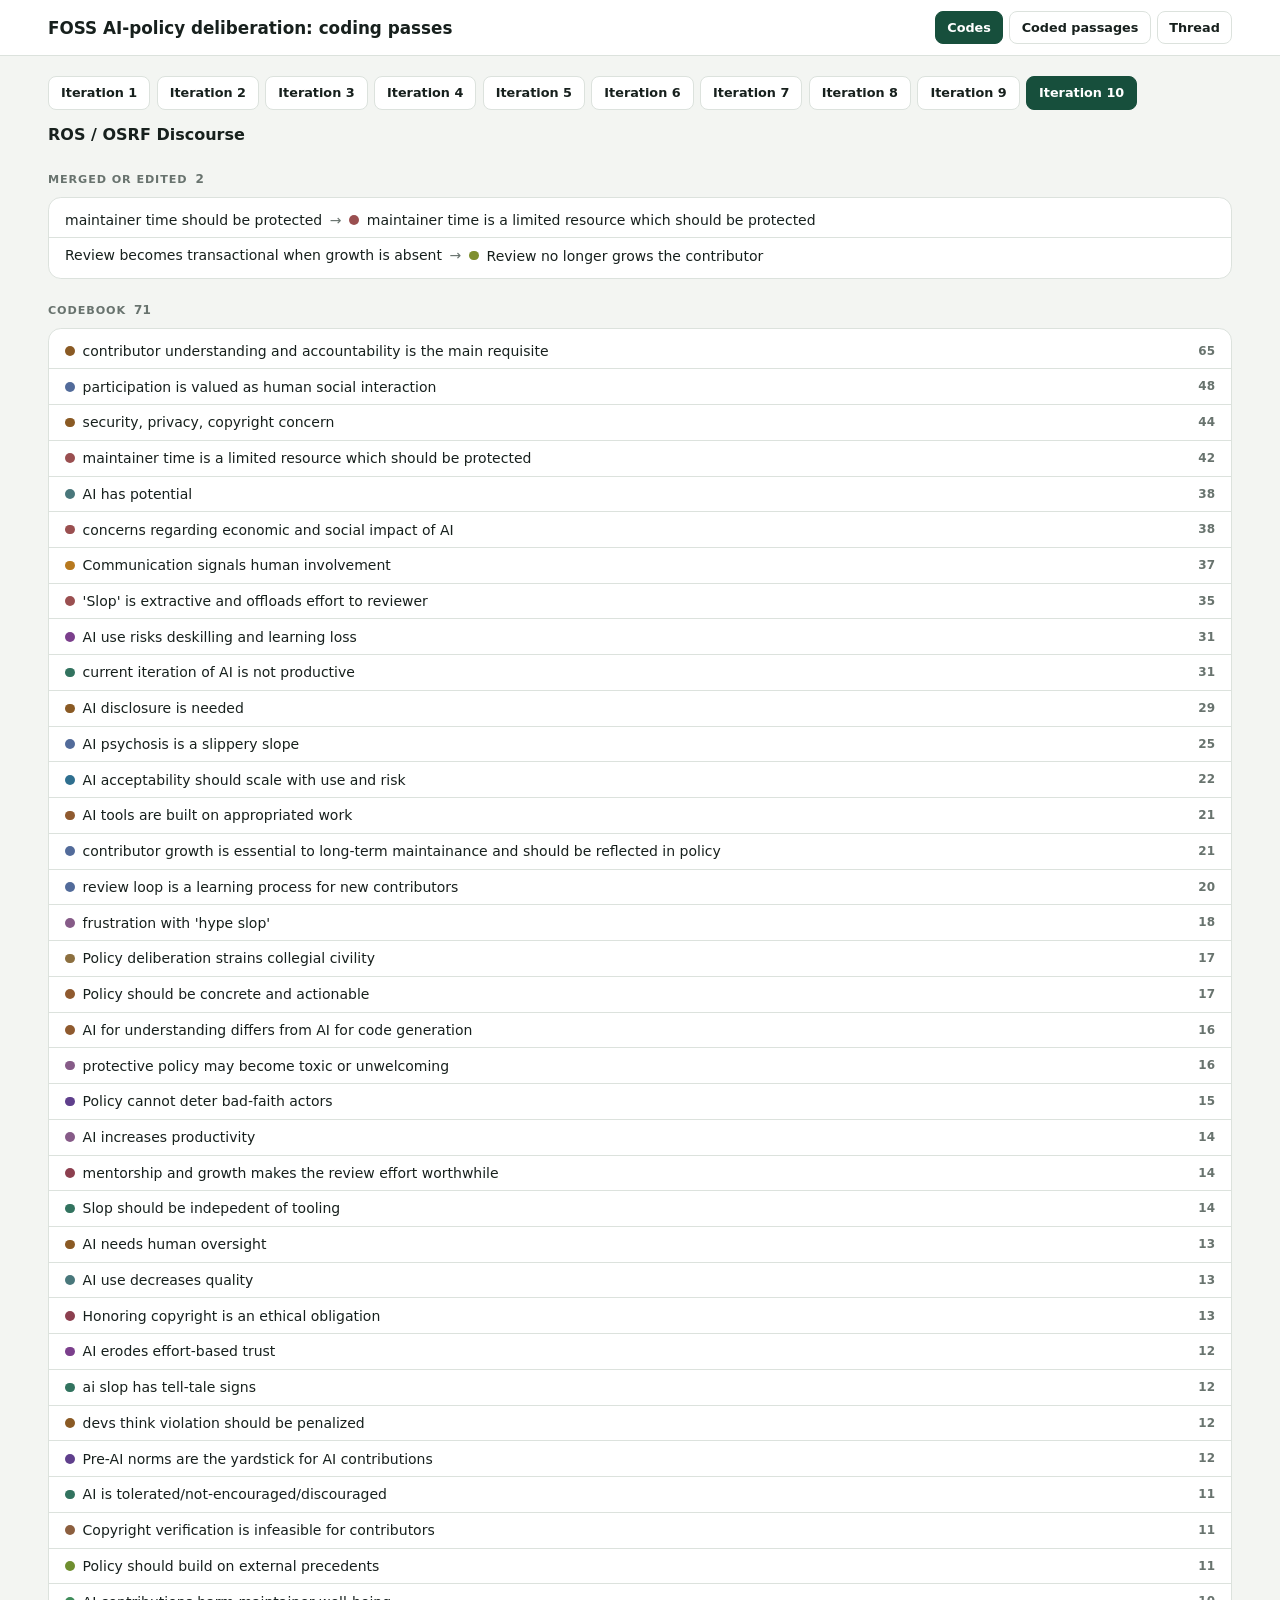
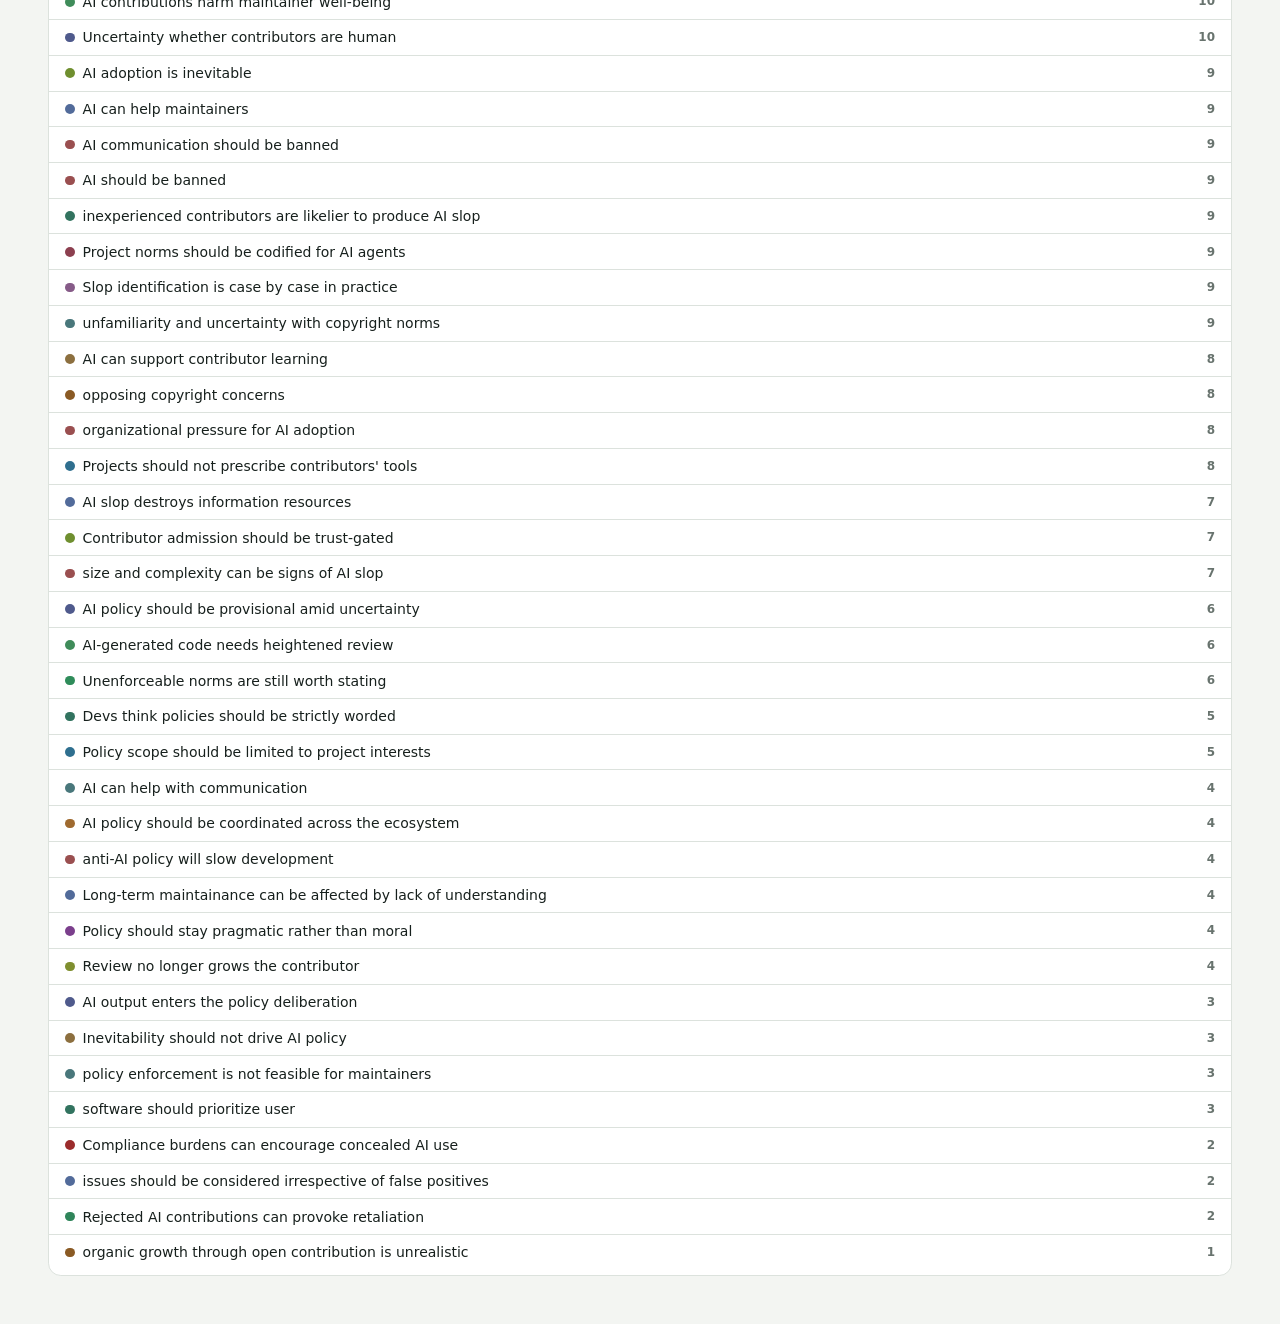
<file: index.html>
<!doctype html>
<html lang="en"><head><meta charset="utf-8"><meta name="viewport" content="width=device-width, initial-scale=1">
<title>Codes · Coding passes</title><link rel="stylesheet" href="assets/site.css"></head>
<body data-page="overview">
<header><div class="bar"><h1 data-title></h1>
<nav><a href="index.html" data-page="overview">Codes</a><a href="segments.html" data-page="segments">Coded passages</a><a href="thread.html" data-page="thread">Thread</a></nav></div></header>
<main><div id="content"></div></main>
<script src="data/site-data.js?v=202609291215520000"></script><script src="assets/site.js?v=202609291215520000"></script></body></html>
</file>
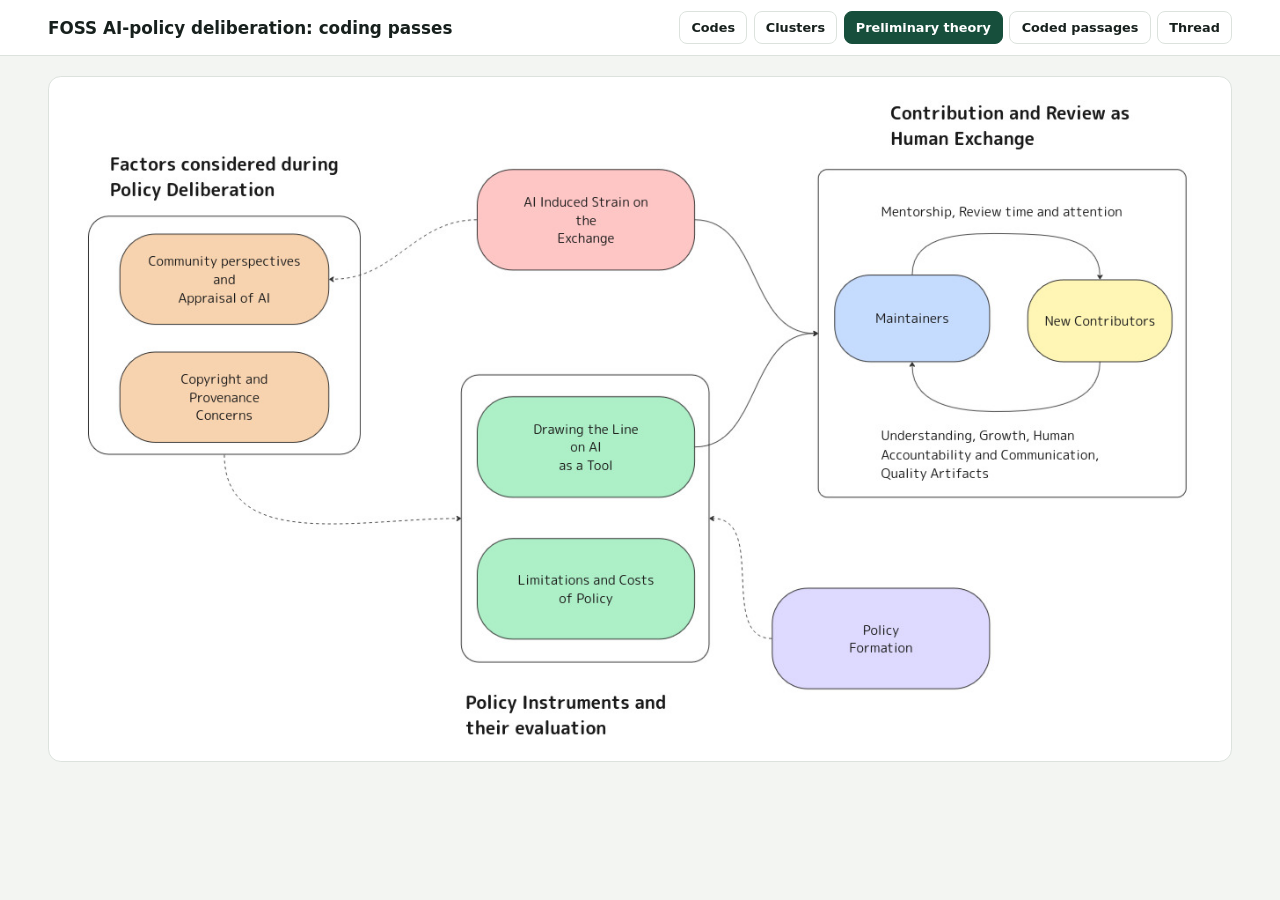
<file: theory.html>
<!doctype html>
<html lang="en"><head><meta charset="utf-8"><meta name="viewport" content="width=device-width, initial-scale=1">
<title>Preliminary theory · Coding passes</title><link rel="stylesheet" href="assets/site.css"></head>
<body data-page="theory">
<header><div class="bar"><h1 data-title></h1>
<nav><a href="index.html" data-page="overview">Codes</a><a href="clusters.html" data-page="clusters">Clusters</a><a href="theory.html" data-page="theory">Preliminary theory</a><a href="segments.html" data-page="segments">Coded passages</a><a href="thread.html" data-page="thread">Thread</a></nav></div></header>
<main class="theory">
  <figure class="panel diagram-img"><img src="assets/preliminary-theory.jpg" width="1321" height="756" alt="Preliminary theory: contribution and review as a human exchange between maintainers and new contributors; AI-induced strain on the exchange; factors considered during policy deliberation (community perspectives and appraisal of AI, copyright and provenance concerns); policy instruments and their evaluation (drawing the line on AI as a tool, limitations and costs of policy); and policy formation."></figure>
</main>
<script src="data/site-data.js?v=202610080517270000"></script><script src="assets/site.js?v=202610080517270000"></script></body></html>
</file>
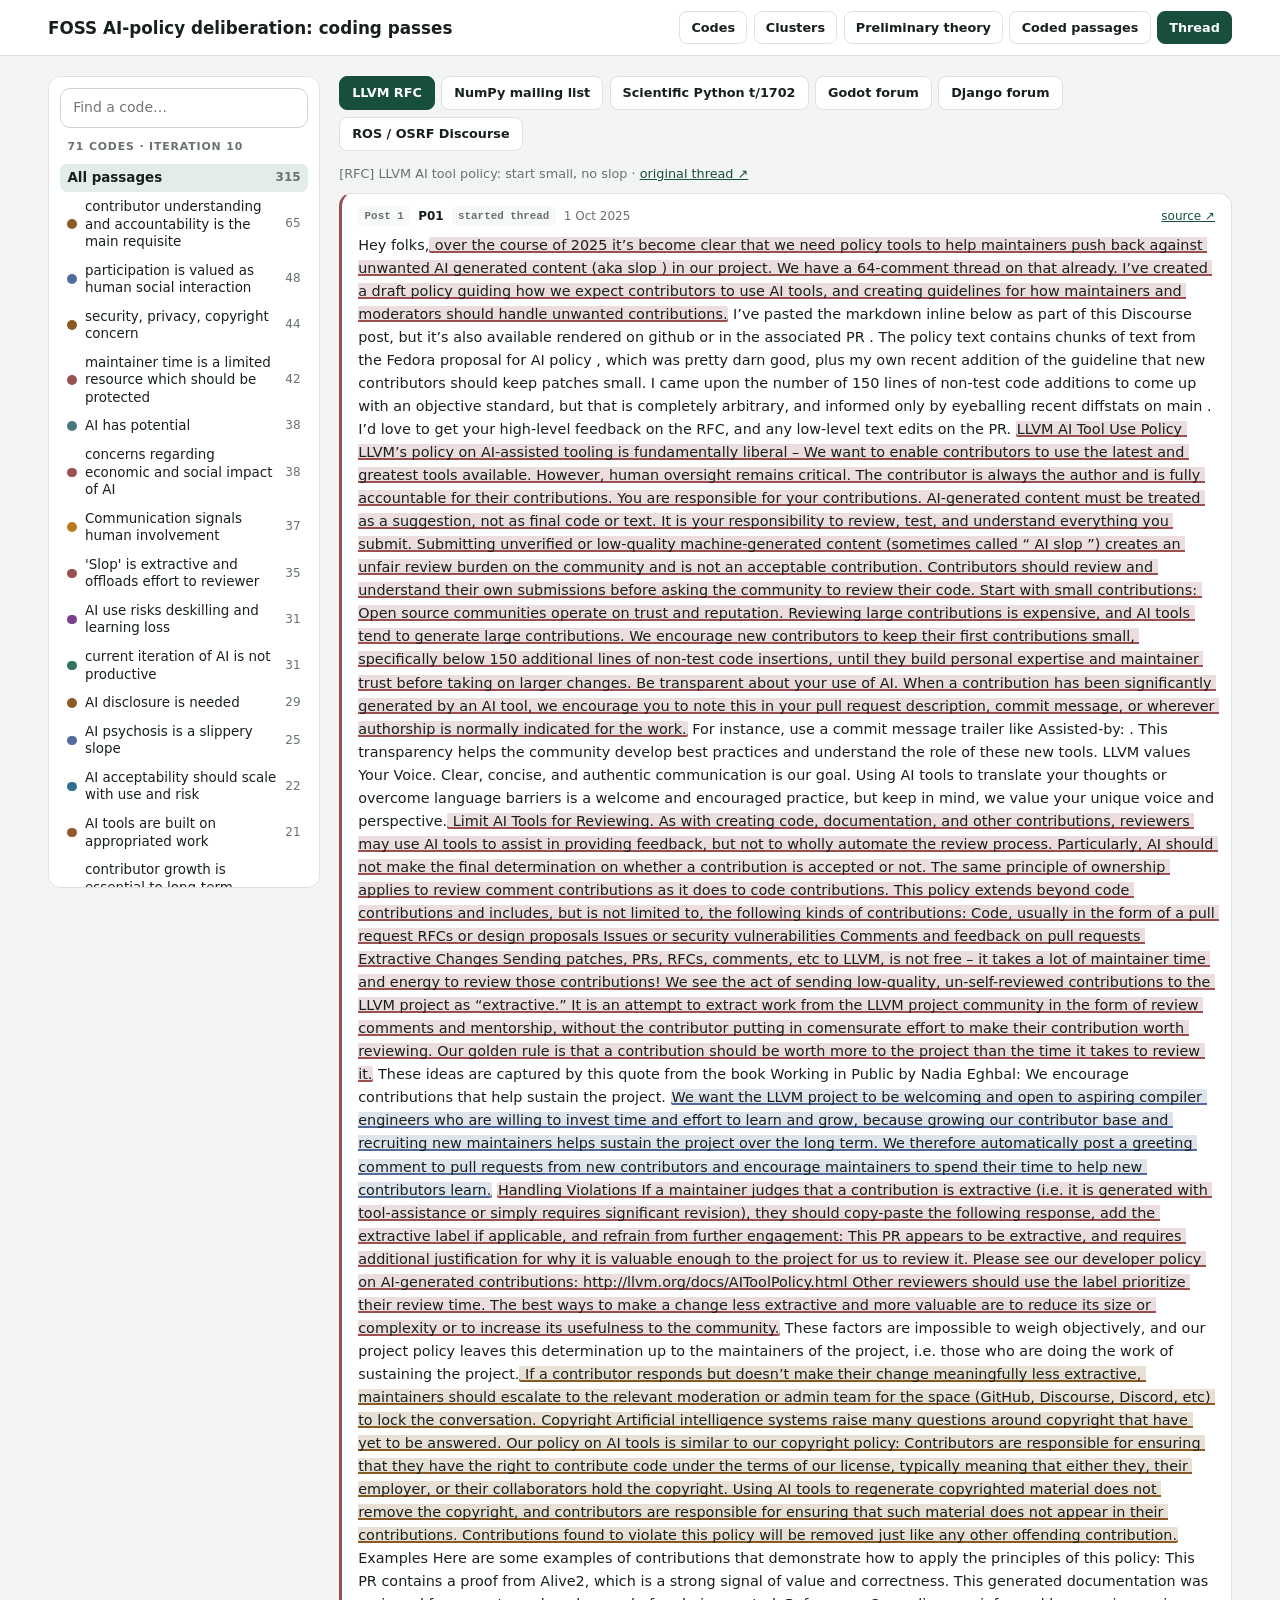
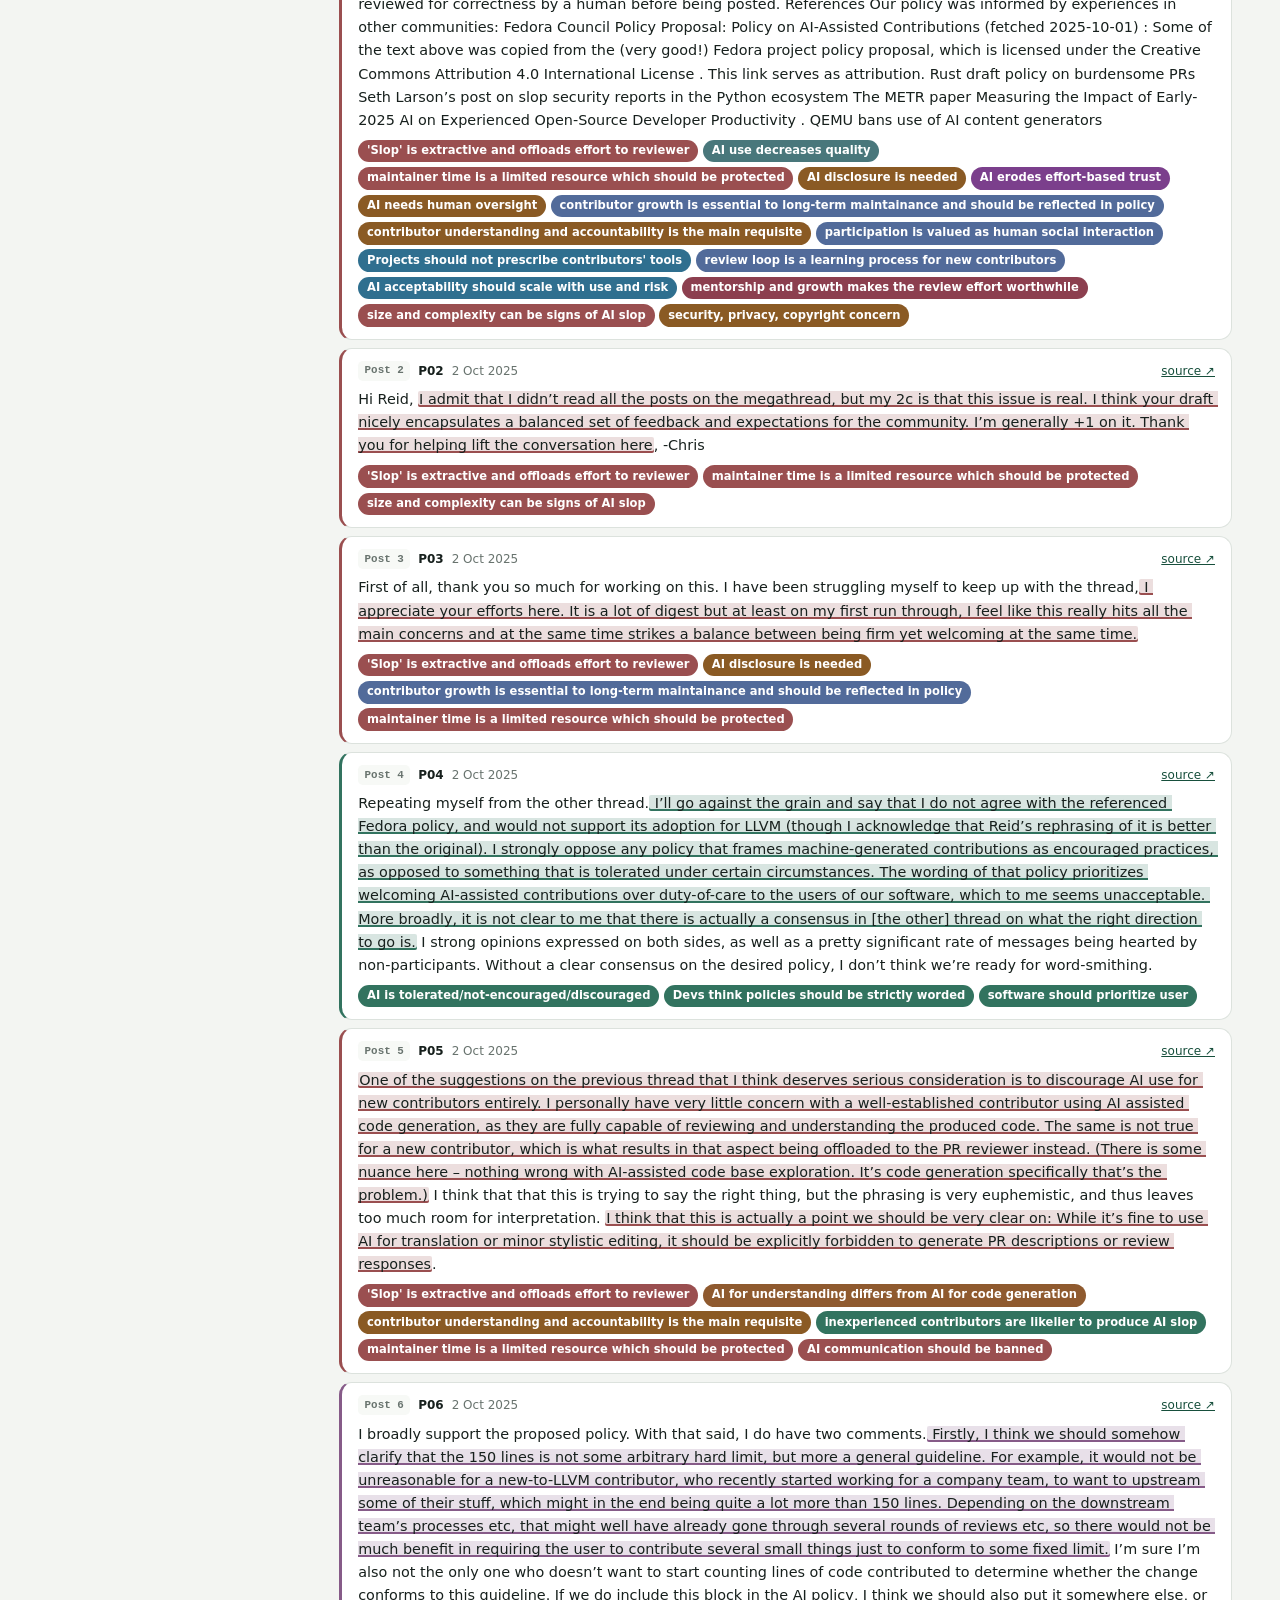
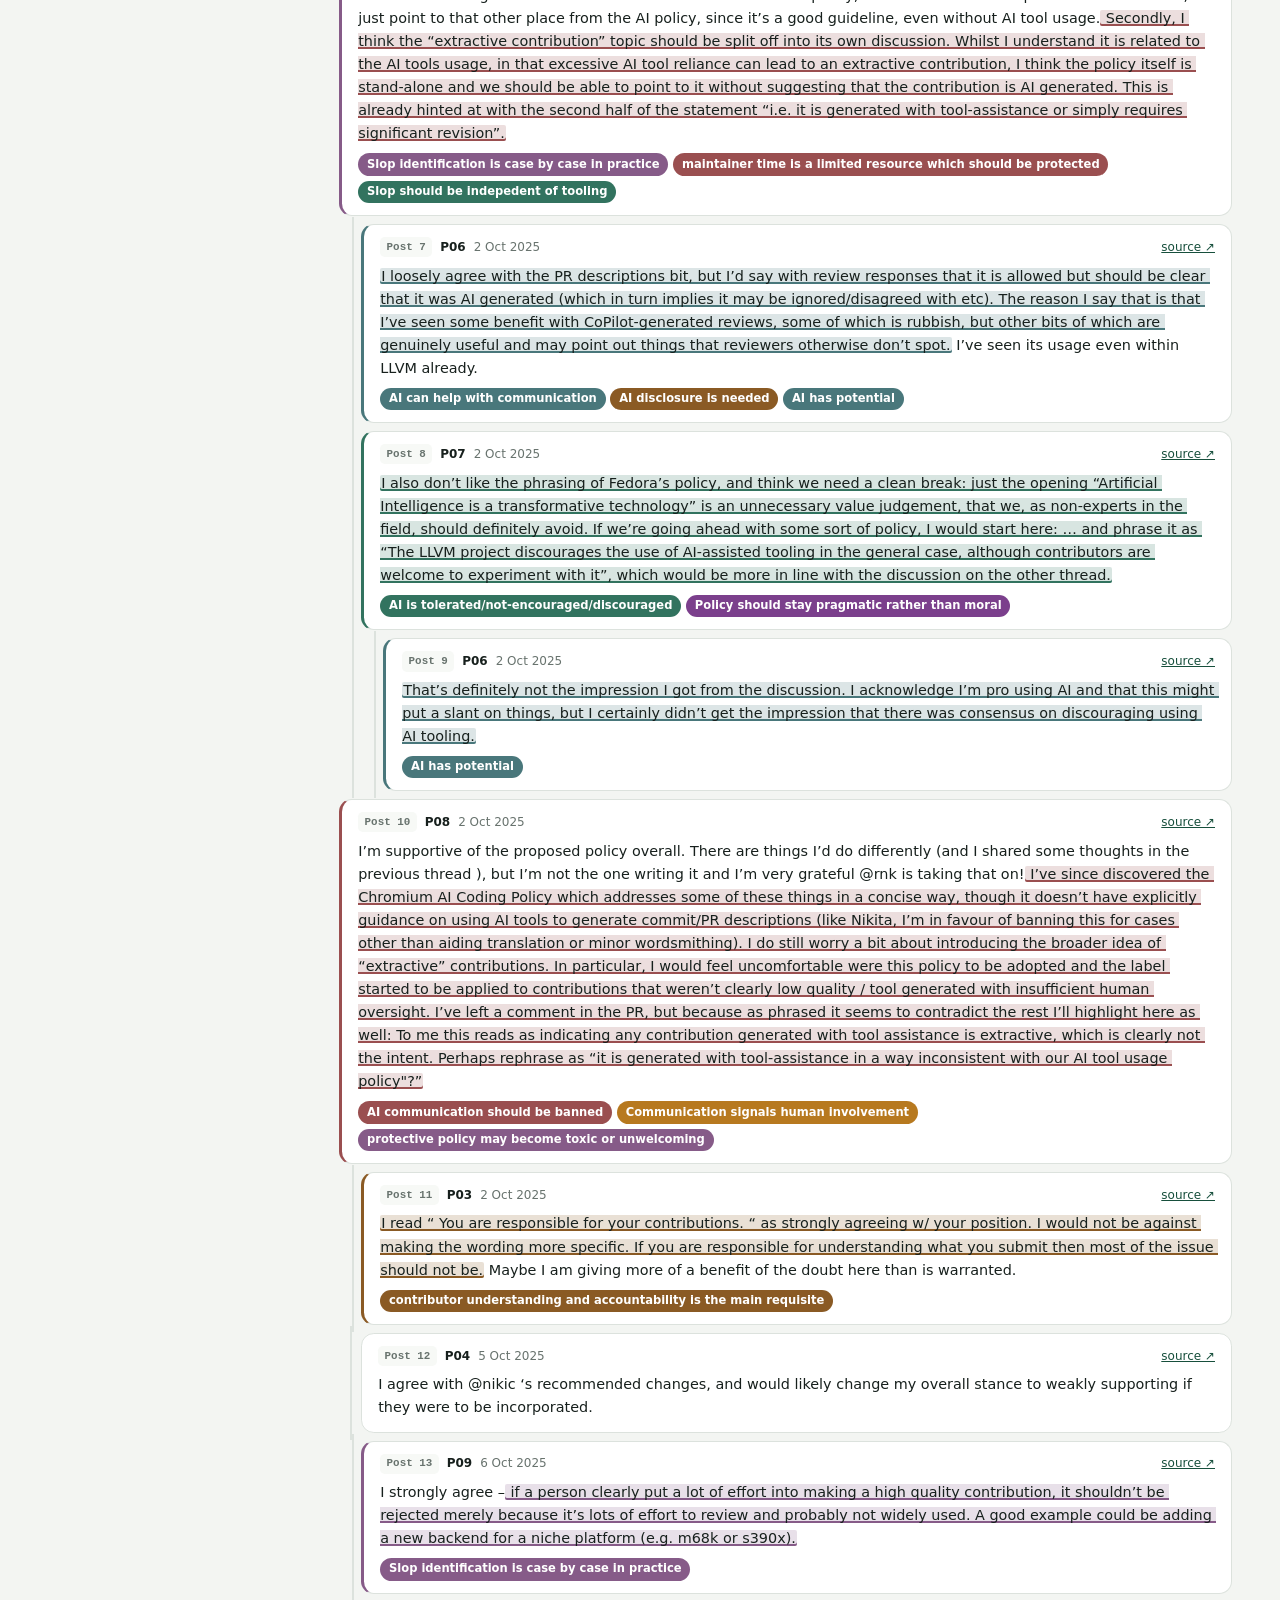
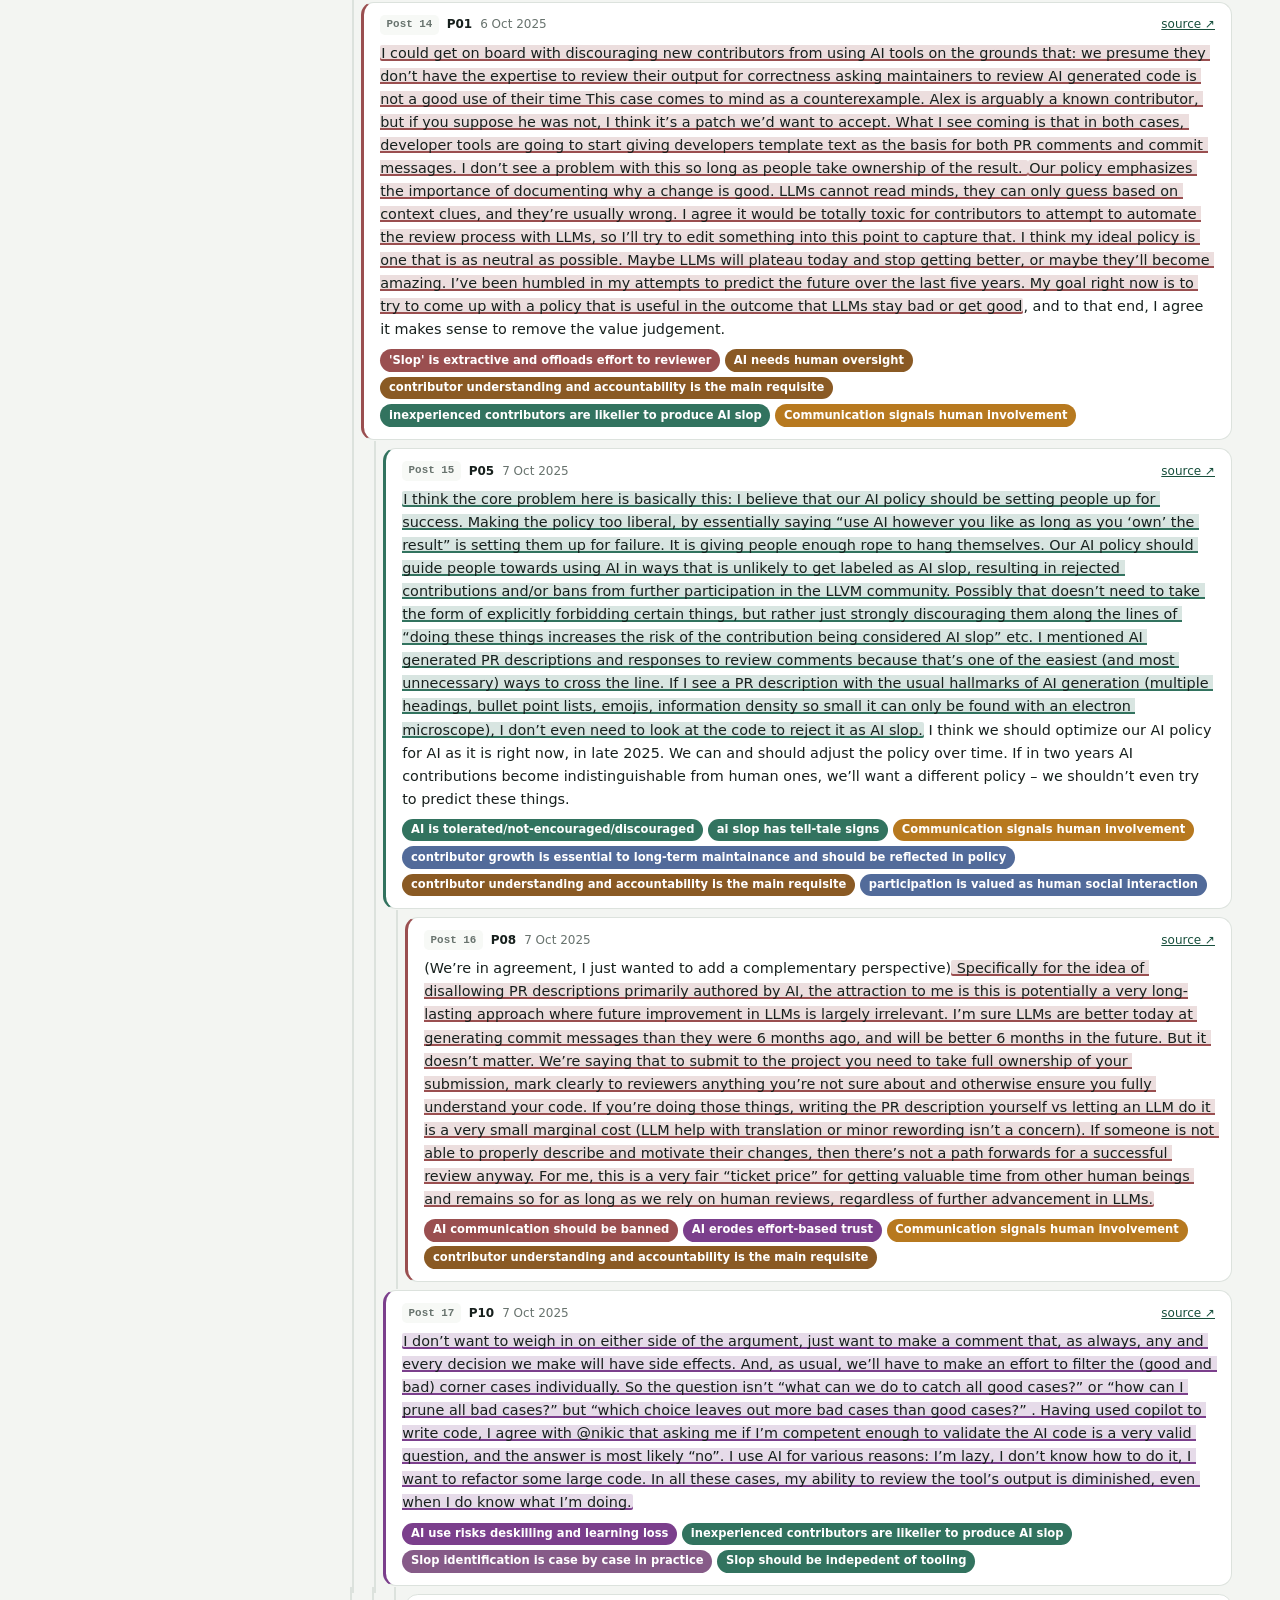
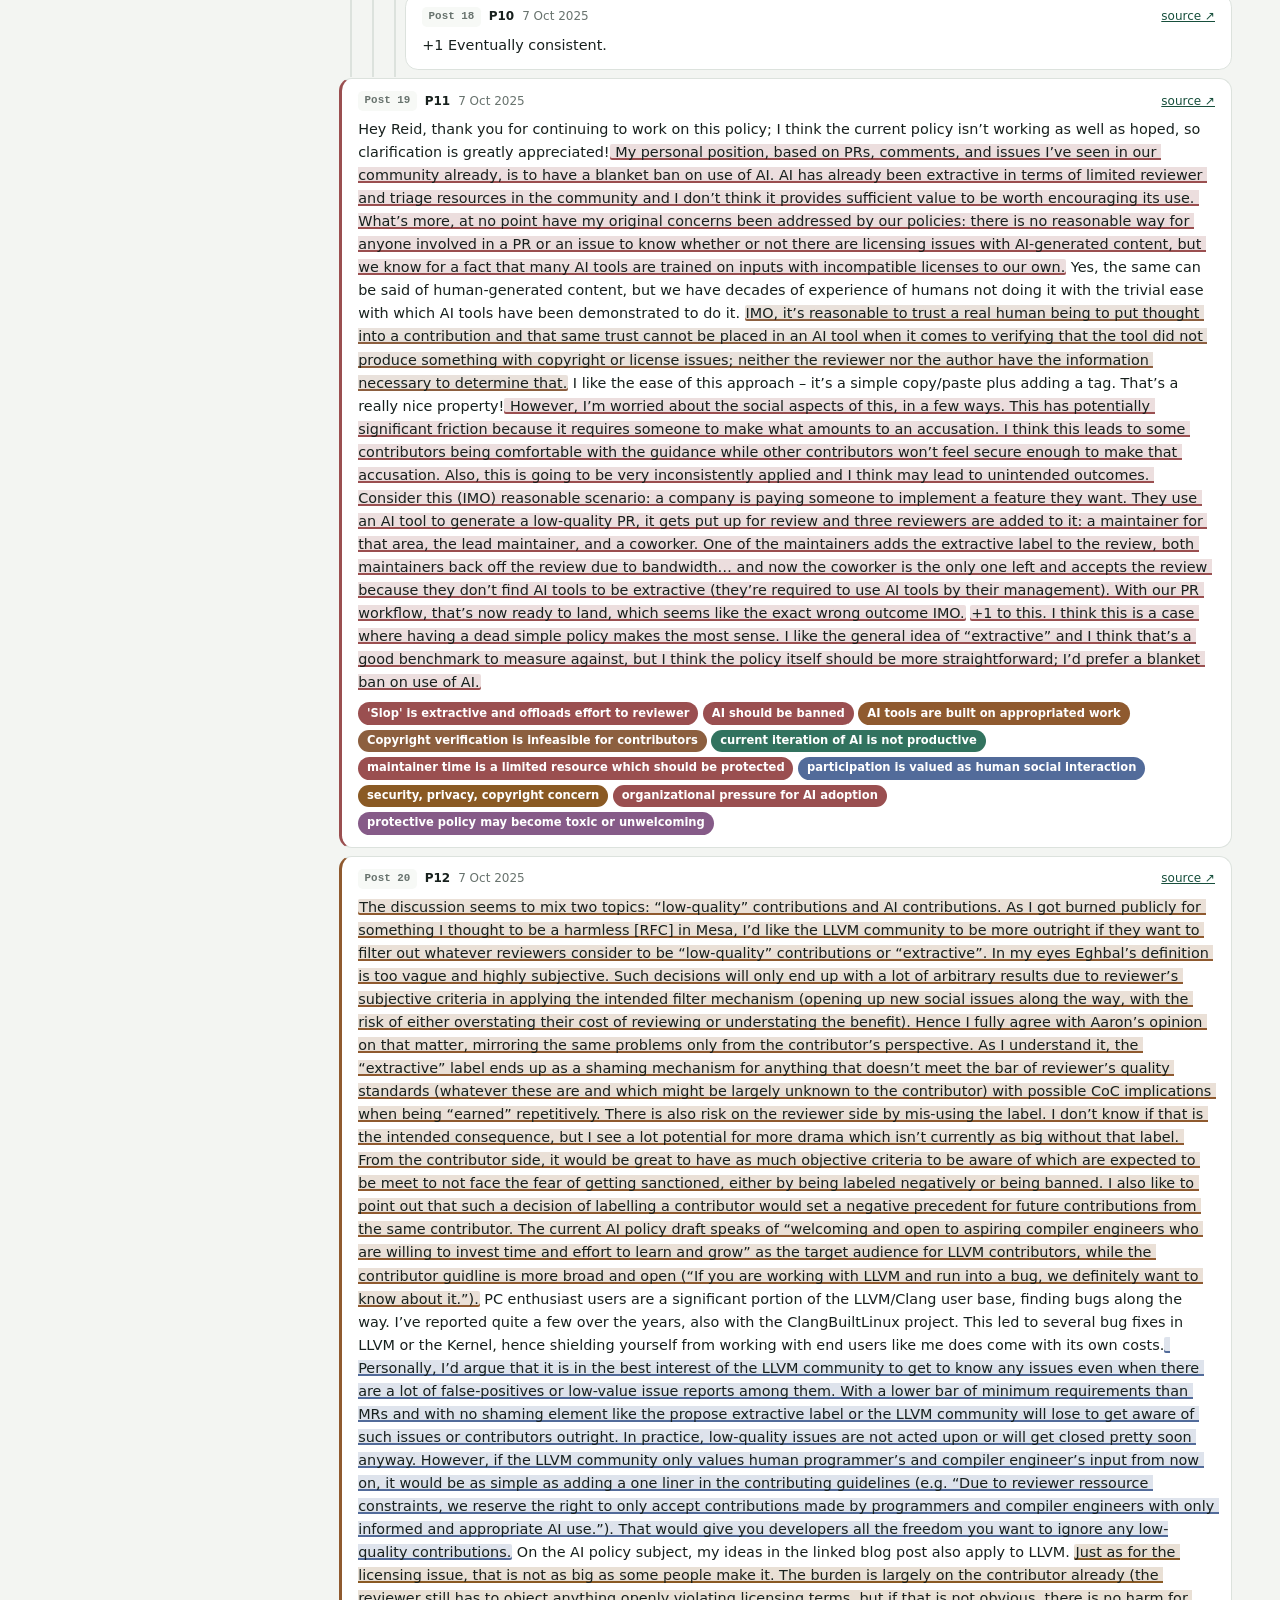
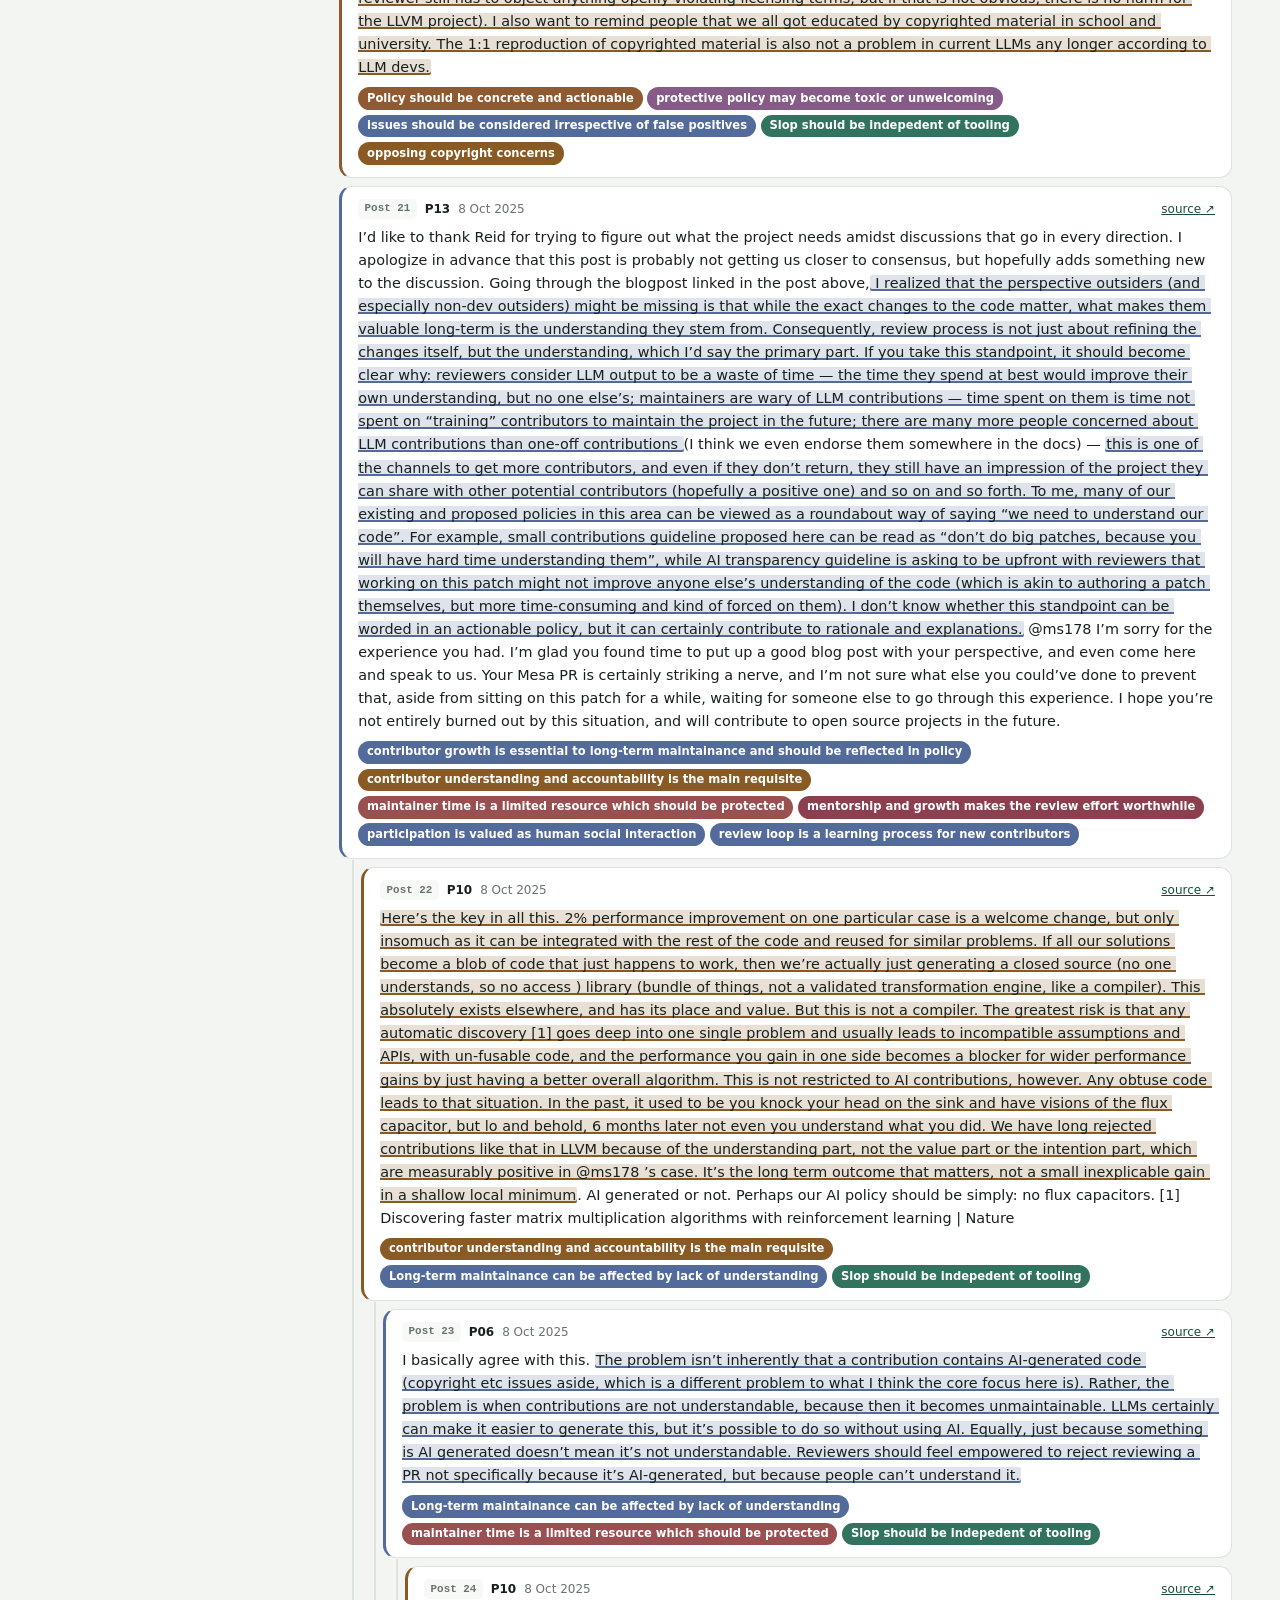
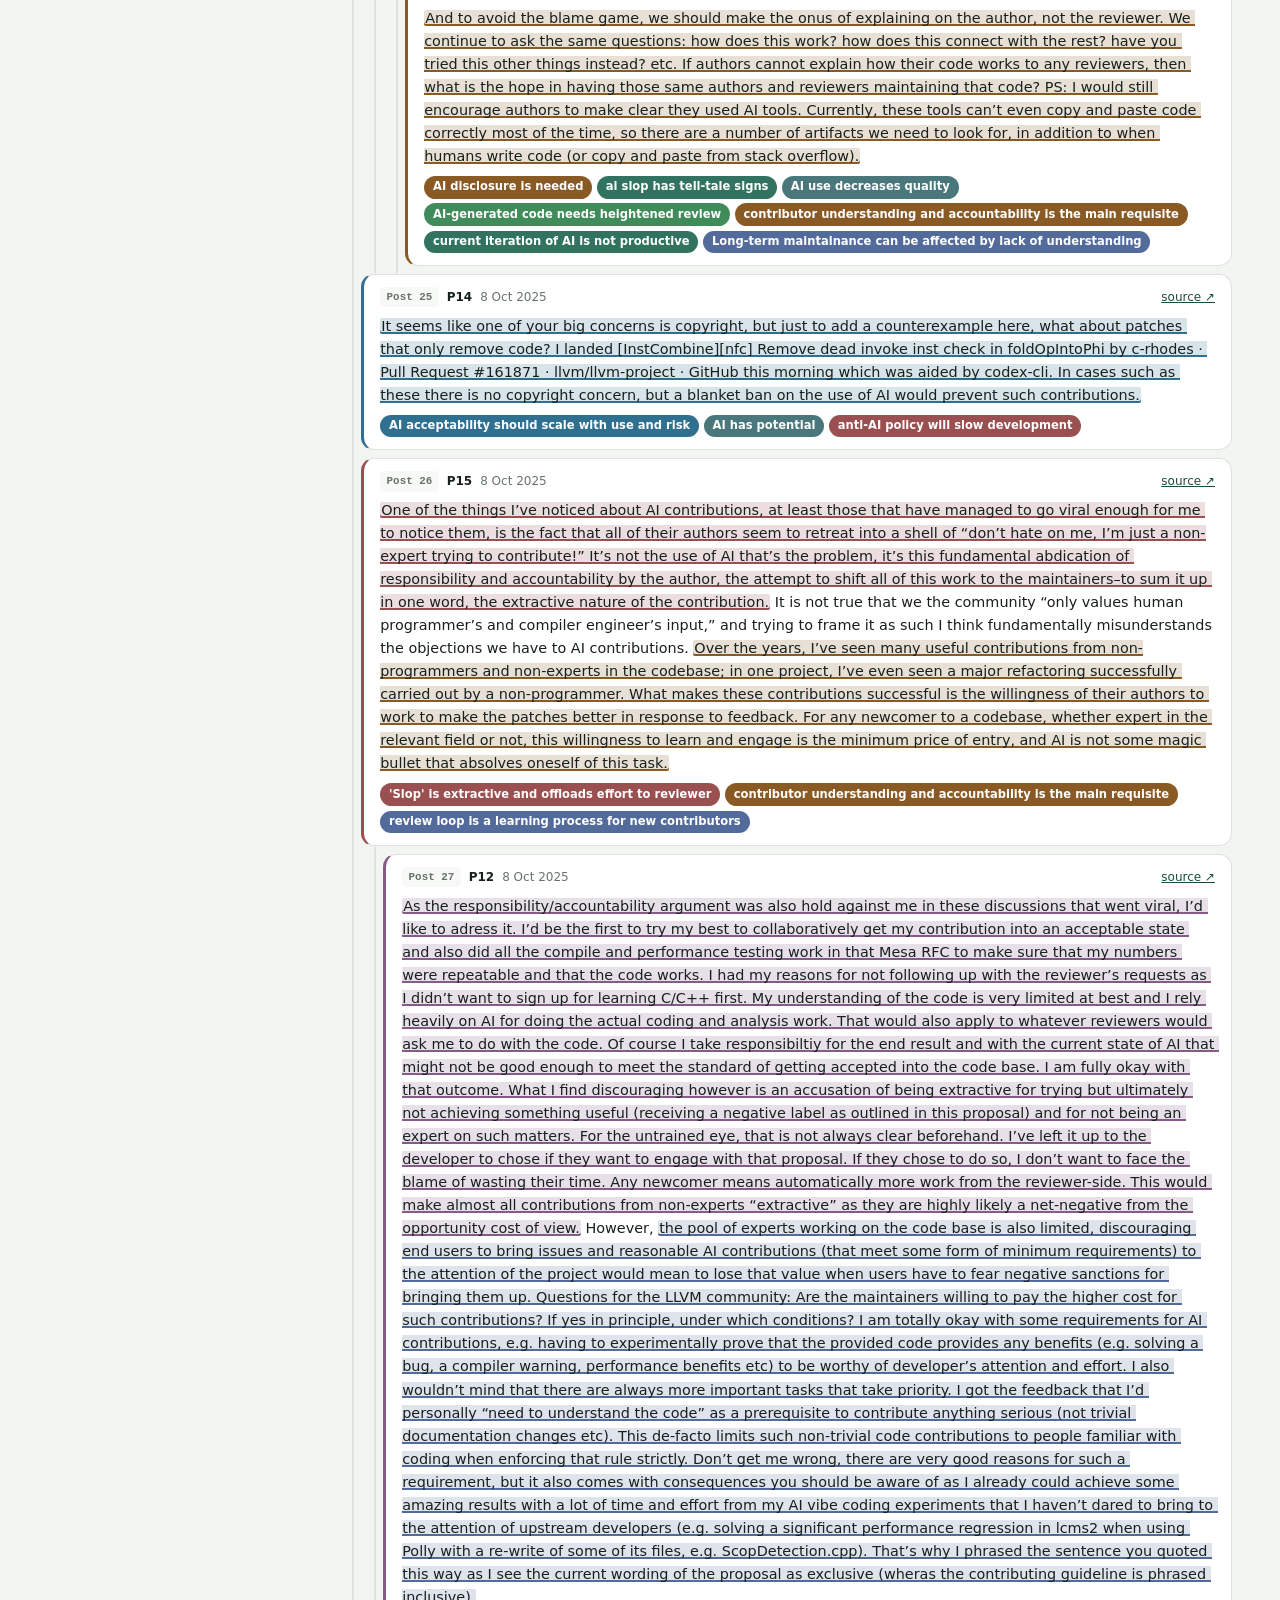
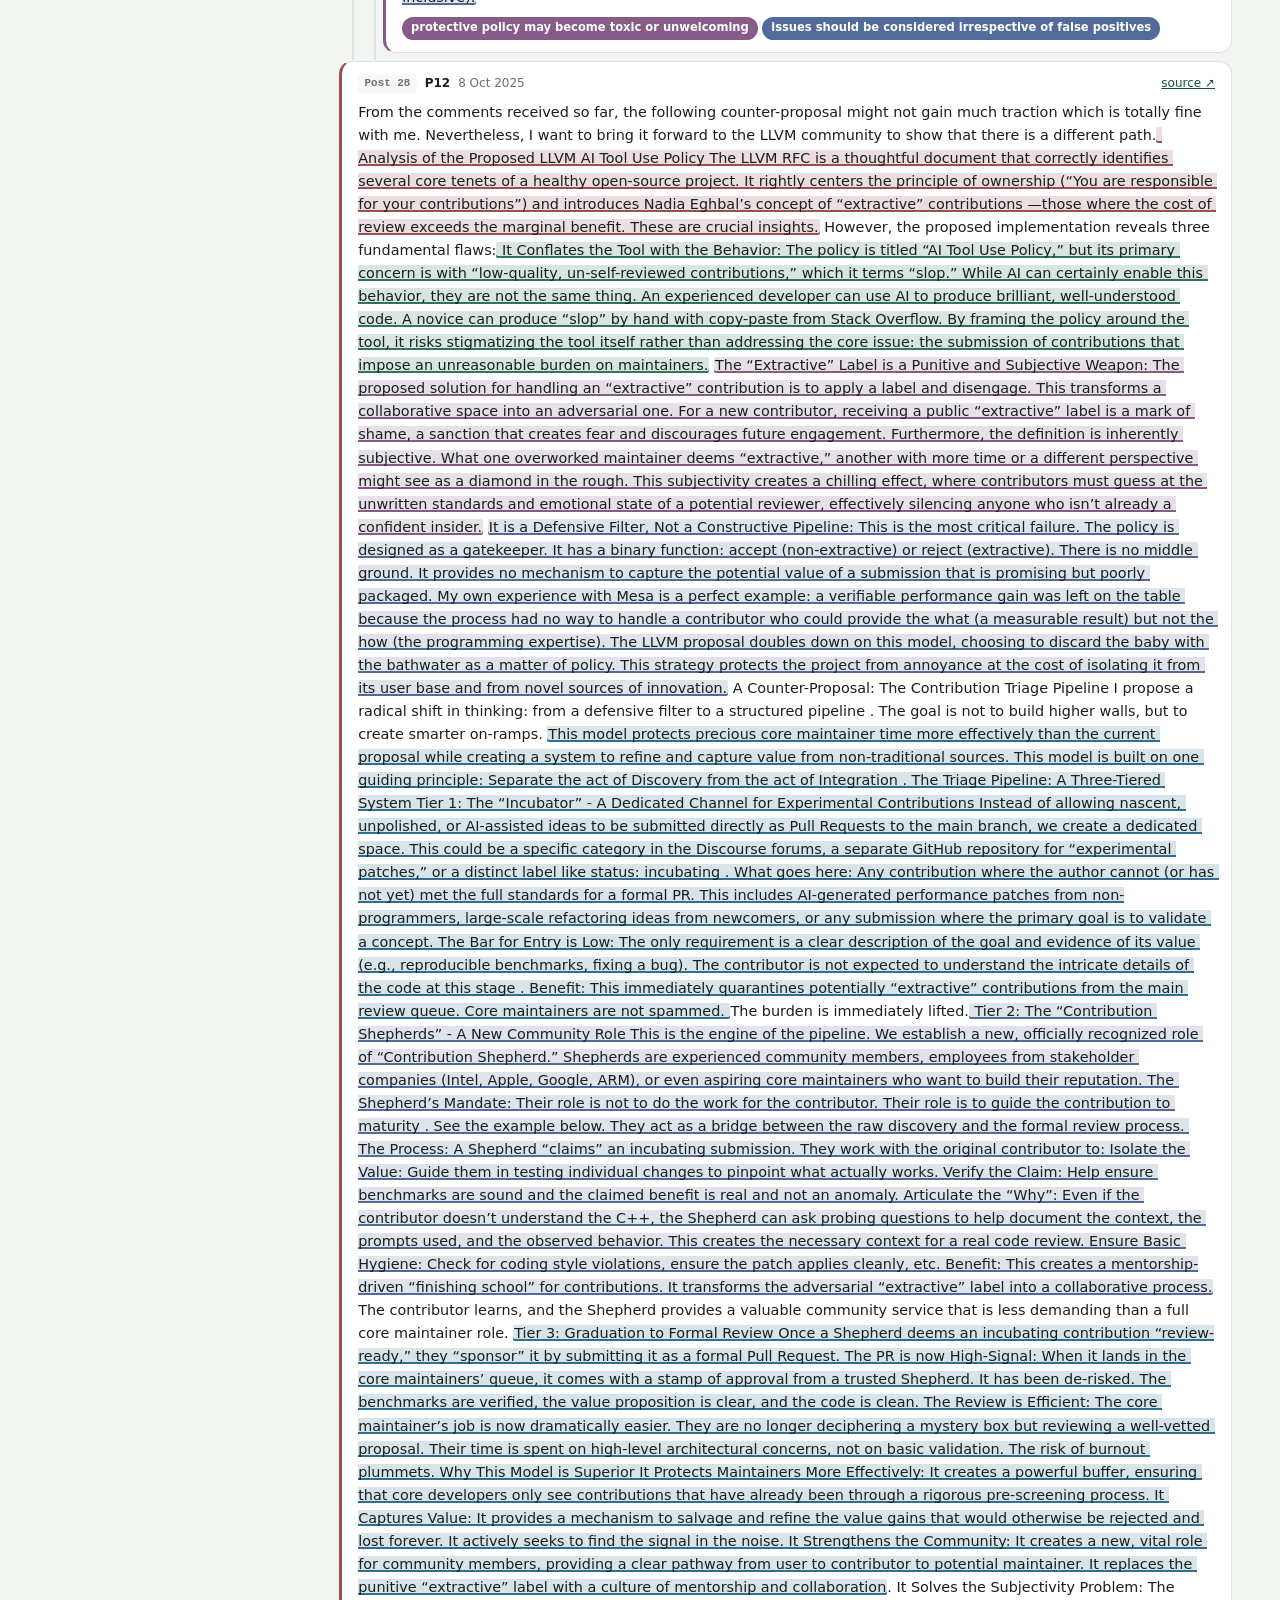
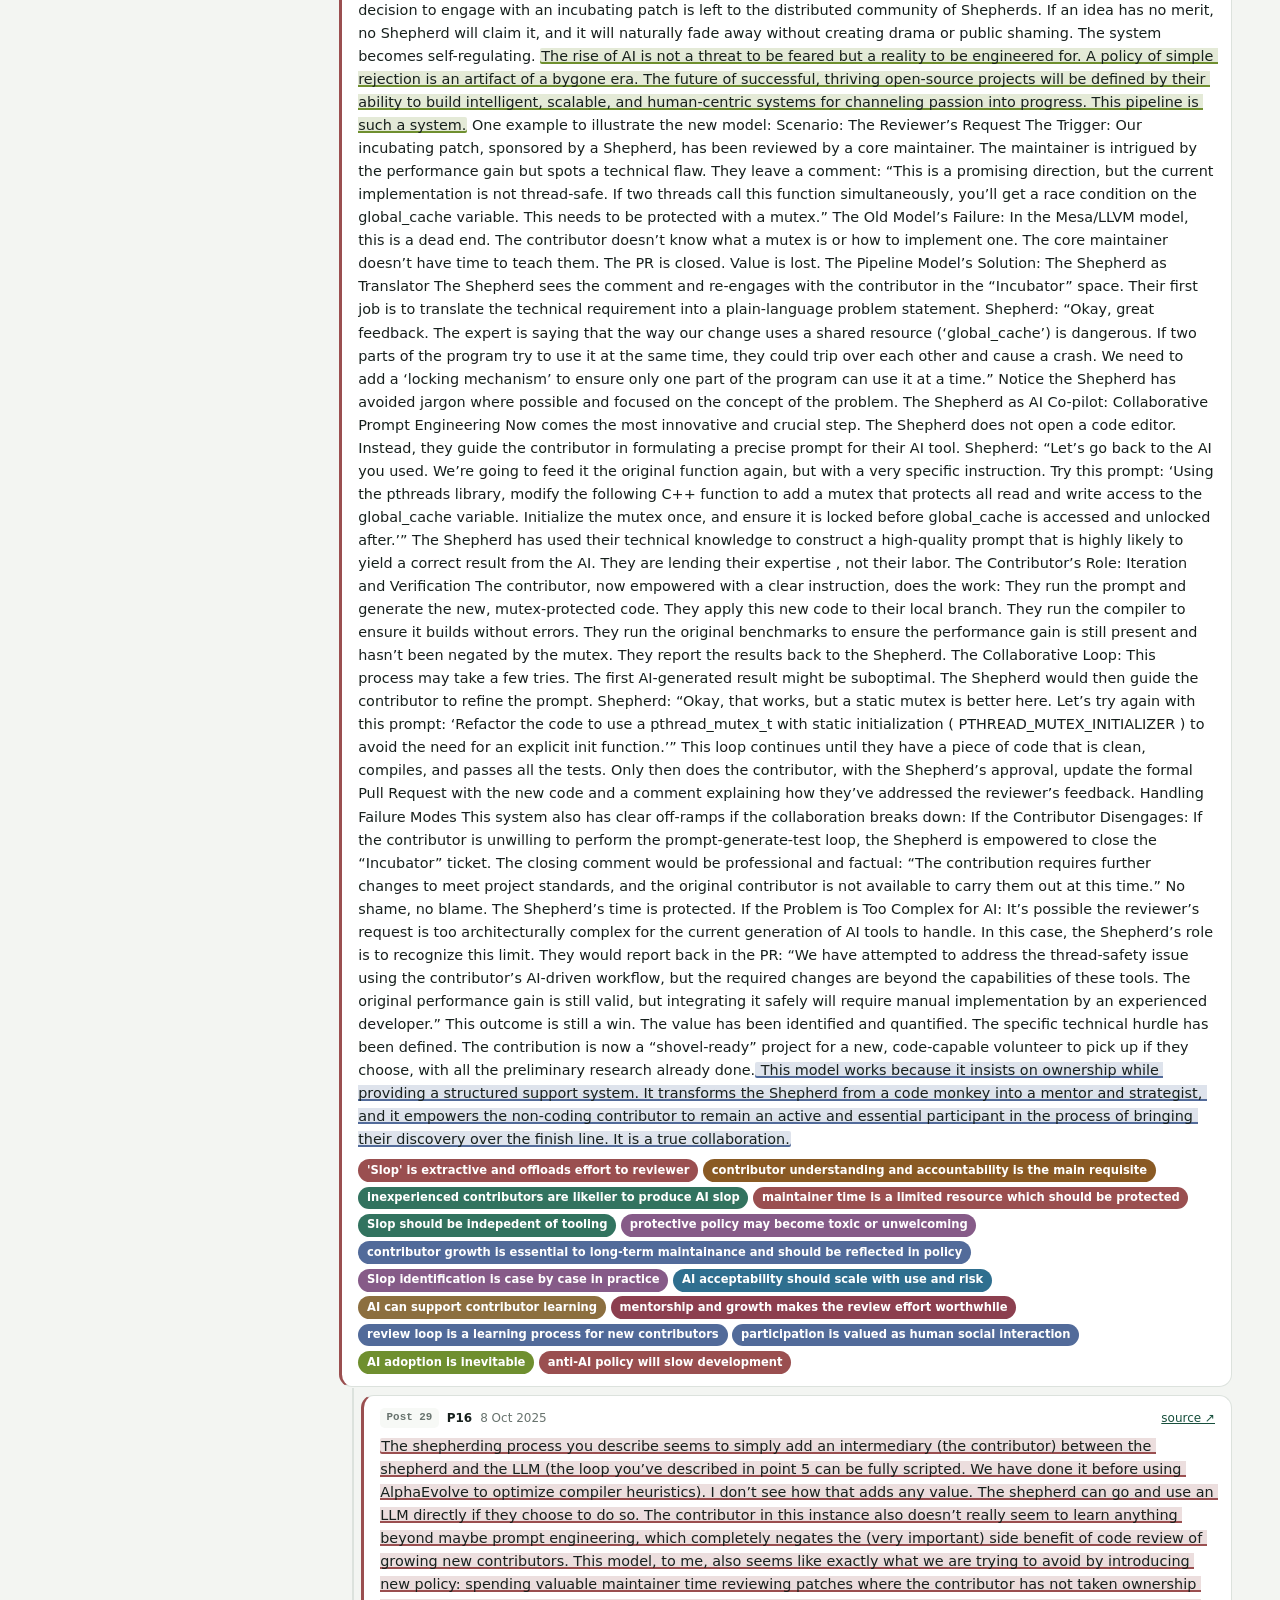
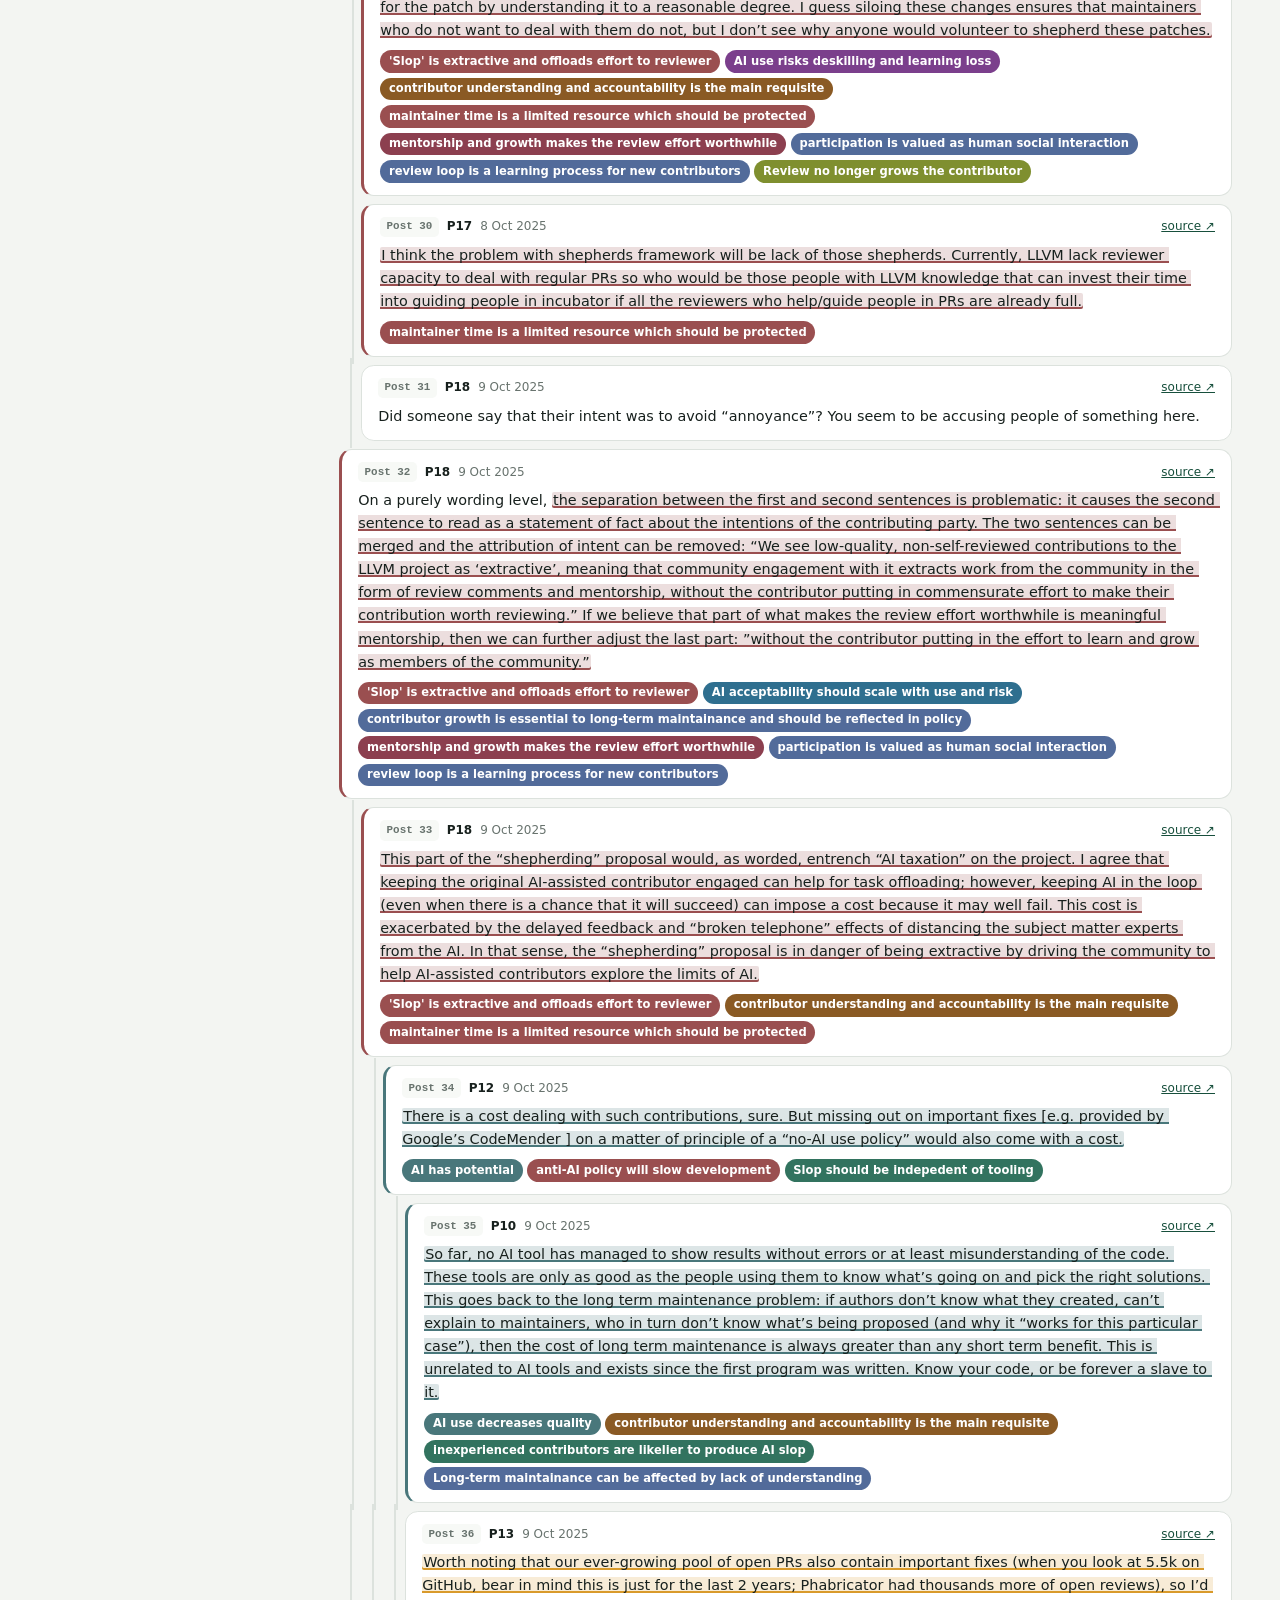
<file: thread.html>
<!doctype html>
<html lang="en"><head><meta charset="utf-8"><meta name="viewport" content="width=device-width, initial-scale=1">
<title>Thread · Coding passes</title><link rel="stylesheet" href="assets/site.css"></head>
<body data-page="thread">
<header><div class="bar"><h1 data-title></h1>
<nav><a href="index.html" data-page="overview">Codes</a><a href="clusters.html" data-page="clusters">Clusters</a><a href="theory.html" data-page="theory">Preliminary theory</a><a href="segments.html" data-page="segments">Coded passages</a><a href="thread.html" data-page="thread">Thread</a></nav></div></header>
<main><div class="layout"><aside class="panel" id="side" aria-label="Highlight a code"></aside><section><p class="count" id="thread-title" style="margin:0 0 .6rem"></p><div id="list"></div></section></div><div id="tip" hidden></div></main>
<script src="data/site-data.js?v=202610080517270000"></script><script src="assets/site.js?v=202610080517270000"></script></body></html>
</file>
<file: assets/site.css>
:root {
  --ink: #17201d; --muted: #68736e; --line: #dce2dd; --surface: #fff; --soft: #f7f9f6; --bg: #f3f5f2;
  --forest: #174f3c; --sage: #e3ede7;
  color-scheme: light;
}
* { box-sizing: border-box; }
body { margin: 0; background: var(--bg); color: var(--ink); font: 14px/1.55 Inter, ui-sans-serif, system-ui, -apple-system, "Segoe UI", sans-serif; -webkit-font-smoothing: antialiased; }
a { color: var(--forest); }
header { position: sticky; top: 0; z-index: 10; background: color-mix(in srgb, var(--surface) 95%, transparent); border-bottom: 1px solid var(--line); backdrop-filter: blur(6px); }
.bar { max-width: 76rem; margin: 0 auto; padding: .7rem 1rem; display: flex; flex-wrap: wrap; align-items: center; gap: .5rem 1rem; }
.eyebrow { margin: 0; font-size: .68rem; font-weight: 800; letter-spacing: .08em; text-transform: uppercase; color: var(--muted); }
h1 { margin: 0; font-size: 1.05rem; font-weight: 700; }
nav { margin-left: auto; display: flex; gap: .4rem; }
nav a { padding: .35rem .7rem; border: 1px solid var(--line); border-radius: .5rem; background: var(--surface); color: var(--ink); font-size: .8rem; font-weight: 600; text-decoration: none; }
nav a[aria-current="page"] { background: var(--forest); border-color: var(--forest); color: #fff; }
main { max-width: 76rem; margin: 0 auto; padding: 1.2rem 1rem 3rem; }
.layout { display: grid; grid-template-columns: 17rem minmax(0, 1fr); gap: 1.2rem; align-items: start; }
@media (max-width: 800px) { .layout { grid-template-columns: 1fr; } }
.panel { background: var(--surface); border: 1px solid var(--line); border-radius: .8rem; }
aside.panel { position: sticky; top: 4.2rem; padding: .7rem; max-height: calc(100vh - 5.5rem); overflow: auto; }
@media (max-width: 800px) { aside.panel { position: static; max-height: 18rem; } }
.field { width: 100%; min-height: 2.5rem; padding: .5rem .75rem; border: 1px solid #cbd4ce; border-radius: .625rem; background: #fff; color: var(--ink); font: inherit; }
.field:hover { border-color: #9eaaa3; }
.field:focus { border-color: var(--forest); box-shadow: 0 0 0 3px #dceae2; outline: none; }
:focus-visible { outline: 3px solid #77a991; outline-offset: 2px; }
::selection { background: #cbe3d5; color: #10261d; }
.codes { list-style: none; margin: .5rem 0 0; padding: 0; }
.codes button { all: unset; box-sizing: border-box; cursor: pointer; width: 100%; display: flex; align-items: center; gap: .5rem; padding: .35rem .45rem; border-radius: .45rem; font-size: .84rem; line-height: 1.3; }
.codes button:hover { background: var(--soft); }
.codes button[aria-pressed="true"] { background: var(--sage); font-weight: 700; }
.codes .n { margin-left: auto; color: var(--muted); font-size: .75rem; font-variant-numeric: tabular-nums; }
.dot { width: .6rem; height: .6rem; flex-shrink: 0; border-radius: 999px; }
.toolbar { display: flex; flex-wrap: wrap; align-items: center; gap: .6rem; margin-bottom: .8rem; }
.toolbar .field { max-width: 22rem; }
.count { color: var(--muted); font-size: .8rem; }
.card { padding: .9rem 1rem; margin-bottom: .6rem; }
.meta { display: flex; flex-wrap: wrap; align-items: center; gap: .5rem; color: var(--muted); font-size: .75rem; }
.tag { padding: .1rem .4rem; border-radius: .3rem; background: var(--soft); font-family: ui-monospace, Menlo, monospace; font-size: .68rem; font-weight: 700; color: var(--muted); }
blockquote { margin: .5rem 0; padding-left: .7rem; border-left: 3px solid var(--line); white-space: pre-wrap; }
.chips { display: flex; flex-wrap: wrap; gap: .3rem; }
.chip { padding: .15rem .55rem; border-radius: 999px; color: #fff; font-size: .72rem; font-weight: 600; }
.intro { padding: 1rem 1.1rem; margin-bottom: 1rem; }
.intro p { margin: .3rem 0 0; color: var(--muted); max-width: 70ch; }
table { width: 100%; border-collapse: collapse; }
td, th { padding: .5rem .8rem; border-bottom: 1px solid var(--line); text-align: left; vertical-align: top; }
th { font-size: .68rem; font-weight: 800; letter-spacing: .08em; text-transform: uppercase; color: var(--muted); }
tr:last-child td { border-bottom: 0; }
td.n { text-align: right; font-variant-numeric: tabular-nums; color: var(--muted); }
td a { color: var(--ink); text-decoration: none; display: flex; gap: .5rem; align-items: center; }
td a:hover { color: var(--forest); text-decoration: underline; }
.post { position: relative; margin: .5rem 0; padding: .75rem 1rem; }
.post.focus { box-shadow: 0 0 0 3px #f59e0b; }
.post p { margin: .45rem 0 0; white-space: pre-wrap; font-size: .9rem; line-height: 1.6; }
mark { color: inherit; border-radius: 2px; padding: 0 1px; }
mark.dim { background: transparent !important; box-shadow: none !important; }
.rail { position: absolute; top: -.5rem; bottom: -.5rem; border-left: 2px solid var(--line); }
#tip { position: fixed; z-index: 50; max-width: 24rem; padding: .6rem .7rem; border: 1px solid var(--line); border-radius: .7rem; background: var(--surface); box-shadow: 0 10px 30px rgb(0 0 0 / .18); pointer-events: none; }
.empty { padding: 2rem; text-align: center; color: var(--muted); }
.tabs { display: flex; flex-wrap: wrap; gap: .4rem; margin-bottom: .8rem; }
.tabs a { padding: .4rem .75rem; border: 1px solid var(--line); border-radius: .5rem; background: var(--surface); color: var(--ink); font-size: .8rem; font-weight: 600; text-decoration: none; }
.tabs a[aria-current="page"] { background: var(--forest); border-color: var(--forest); color: #fff; }
h2 { display: flex; align-items: baseline; gap: .5rem; margin: 1.4rem 0 .5rem; font-size: .7rem; font-weight: 800; letter-spacing: .08em; text-transform: uppercase; color: var(--muted); }
h2 .n, .list .n { color: var(--muted); font-size: .75rem; font-weight: 600; font-variant-numeric: tabular-nums; letter-spacing: 0; }
.list { list-style: none; margin: 0; padding: .3rem 0; }
.list li { display: flex; align-items: center; gap: 1rem; padding: .45rem 1rem; border-bottom: 1px solid var(--line); }
.list li:last-child { border-bottom: 0; }
.list .name { flex: 1; line-height: 1.45; }
.list .n { margin-left: auto; }
.list a { color: var(--ink); text-decoration: none; display: inline-flex; align-items: center; gap: .5rem; }
.list a:hover { color: var(--forest); text-decoration: underline; }
.list .dot { display: inline-block; }
.op { color: var(--muted); padding: 0 .2rem; }
.gone { color: var(--muted); text-decoration: line-through; }
.label { margin: .2rem 0 0; font-size: 1rem; font-weight: 700; }
.cat { margin-bottom: 1.6rem; }
.cat-h { margin: 0 0 .6rem; font-size: 1rem; font-weight: 700; letter-spacing: 0; text-transform: none; color: var(--ink); }
.concept { margin: 0 0 .6rem 1.2rem; }
.concept h3 { display: flex; align-items: baseline; gap: .5rem; margin: 0; padding: .6rem 1rem; border-bottom: 1px solid var(--line); font-size: .78rem; font-weight: 800; letter-spacing: .06em; text-transform: uppercase; color: var(--forest); }
.concept h3 .n { color: var(--muted); font-size: .75rem; font-weight: 600; letter-spacing: 0; text-transform: none; }
.move { max-width: 13rem; padding: .2rem .3rem; border: 1px solid #cbd4ce; border-radius: .4rem; background: #fff; color: var(--ink); font: inherit; font-size: .75rem; }
.mini { margin-left: .2rem; padding: .1rem .45rem; border: 1px solid #cbd4ce; border-radius: .4rem; background: #fff; color: var(--muted); font: inherit; font-size: .7rem; font-weight: 600; letter-spacing: 0; text-transform: none; cursor: pointer; }
.btn { padding: .45rem .9rem; border: 1px solid #cbd4ce; border-radius: .625rem; background: #fff; color: #26332e; font: inherit; font-weight: 600; cursor: pointer; }
.btn:hover, .mini:hover { background: #f4f7f4; }
.view-tabs { margin-bottom: 1rem; }
.tree-wrap { overflow-x: auto; padding: .4rem; }
.tree { display: block; font: 13px/1 Inter, ui-sans-serif, system-ui, sans-serif; }
.tree .node { cursor: pointer; }
.tree .cat-node rect { fill: var(--forest); }
.tree .cat-node text { fill: #fff; font-weight: 700; }
.tree .con-node rect { fill: var(--sage); stroke: #c9dacf; }
.tree .con-node text { fill: var(--forest); font-weight: 700; font-size: 12px; }
.tree .node:hover rect, .tree .node:focus rect { filter: brightness(.95); }
.tree .leaf { fill: var(--ink); }
.tree a:hover .leaf { fill: var(--forest); text-decoration: underline; }
.tree .leaf-n { fill: var(--muted); font-size: 11px; }

/* preliminary theory page */
main.theory { display: grid; gap: .9rem; }
.t-head { font-size: 1.35rem; margin: .25rem 0 .2rem; text-wrap: balance; }
main.theory .intro p:not(.eyebrow) { color: var(--ink); max-width: 78ch; font-size: .95rem; }
h2.sec { margin: 1.4rem 0 0; font-size: .72rem; font-weight: 800; letter-spacing: .08em; text-transform: uppercase; color: var(--muted); }
.cap { margin: 0; max-width: 90ch; }
.diagram { padding: .6rem; overflow-x: auto; }
.diagram svg { display: block; width: 100%; min-width: 760px; height: auto; font-family: inherit; }
.dg rect { fill: var(--surface); stroke: var(--line); stroke-width: 1.3; }
.dg.core rect { fill: var(--sage); stroke: var(--forest); stroke-width: 1.8; }
.dg.strain rect { fill: #f6e6e4; stroke: #a8473d; }
.dg.cond rect { fill: #f6ecdf; stroke: #a75916; }
.dg.out rect { fill: var(--soft); stroke: var(--muted); stroke-dasharray: 6 5; }
.dg text { text-anchor: middle; fill: var(--ink); }
.dg-role { font-size: 10.5px; font-weight: 800; letter-spacing: .08em; fill: var(--muted) !important; }
.dg-name { font-size: 13.5px; font-weight: 700; }
.dg-core { font-size: 17px; font-weight: 700; fill: var(--forest) !important; }
.dg-edge { fill: none; stroke: var(--forest); stroke-width: 1.6; }
.dg-edge.strain { stroke: #a8473d; }
.dg-edge.loop { stroke: #a75916; stroke-dasharray: 5 4; }
.dg-head { fill: var(--forest); } .dg-head-strain { fill: #a8473d; } .dg-head-loop { fill: #a75916; }
.dg-lab { font-size: 11.5px; fill: var(--muted); text-anchor: middle; }
.cards { display: grid; grid-template-columns: repeat(auto-fit, minmax(300px, 1fr)); gap: .8rem; }
.tcard { padding: .9rem 1rem; display: grid; gap: .45rem; align-content: start; }
.tcard.core { border-color: var(--forest); box-shadow: inset 0 0 0 1px var(--forest); }
.tcard-h { display: flex; align-items: baseline; gap: .5rem; }
.tcard-h h3 { margin: 0; font-size: .98rem; flex: 1; }
.tcard .role { font-size: .68rem; font-weight: 800; letter-spacing: .08em; text-transform: uppercase; color: var(--forest); white-space: nowrap; }
.tcard p { margin: 0; font-size: .88rem; color: var(--ink); }
.tcard p.count { color: var(--muted); font-size: .78rem; }
.concepts { list-style: none; margin: 0; padding: 0; display: grid; gap: .2rem; }
.concepts li { display: flex; gap: .5rem; padding: .3rem .55rem; border-radius: .45rem; background: var(--soft); font-size: .85rem; font-weight: 600; }
.concepts .n { margin-left: auto; color: var(--muted); font-weight: 600; font-variant-numeric: tabular-nums; }
.steps { margin: 0; padding: .8rem 1rem .8rem 2.2rem; display: grid; gap: .5rem; font-size: .92rem; }
.two { display: grid; grid-template-columns: repeat(auto-fit, minmax(320px, 1fr)); gap: 1rem; }
.list.plain li { font-size: .9rem; }
.props { display: grid; gap: .6rem; }
.prop { display: grid; grid-template-columns: 2.6rem 1fr; gap: .4rem; padding: .8rem 1rem; align-items: start; }
.prop .tag { justify-self: start; }
.prop .claim { margin: 0; font-weight: 700; font-size: .93rem; }
.prop blockquote { margin: .4rem 0 .2rem; font-style: italic; }
.prop .count { margin: 0; }
main.theory .intro h2.t-head { display: block; font-size: 1.35rem; font-weight: 700; letter-spacing: 0; text-transform: none; color: var(--ink); margin: .25rem 0 .3rem; }
.diagram-img { margin: 0; padding: .6rem; }
.diagram-img img { display: block; width: 100%; height: auto; max-width: 1321px; margin: 0 auto; }
</file>
